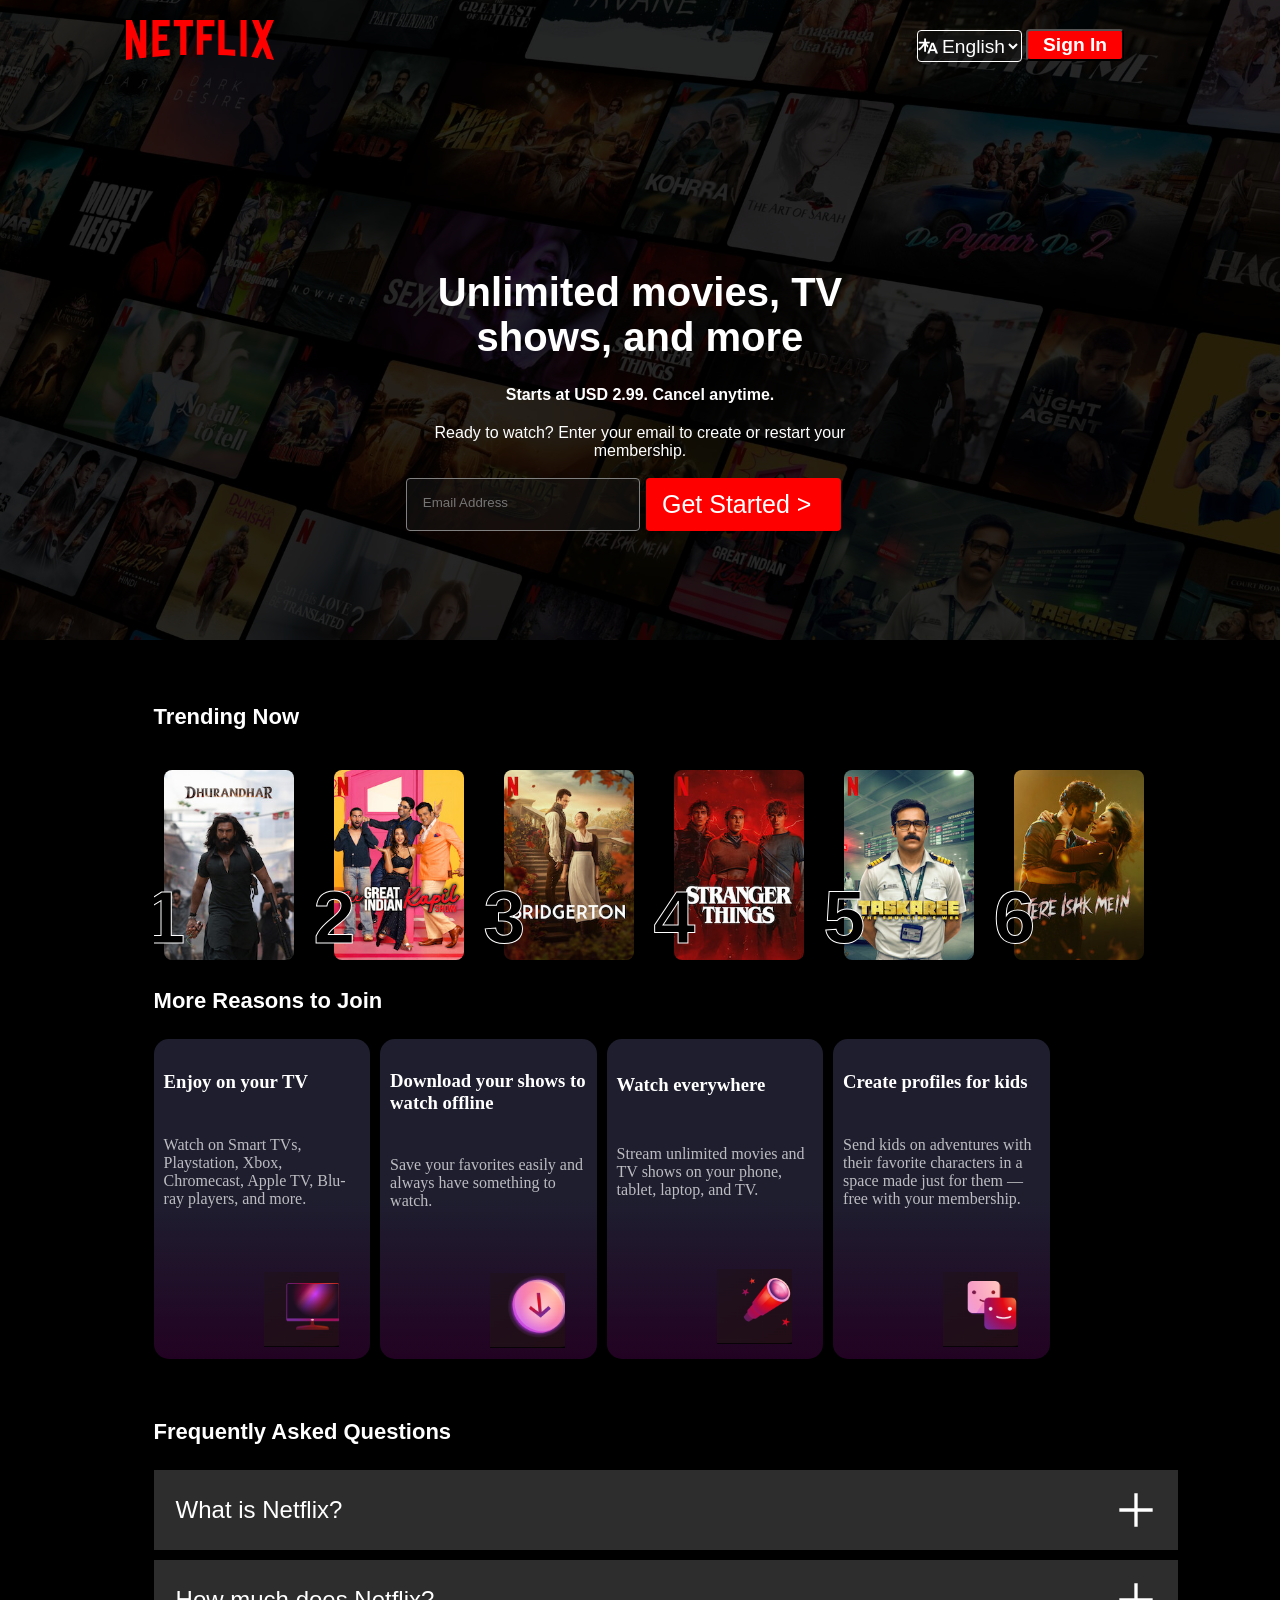
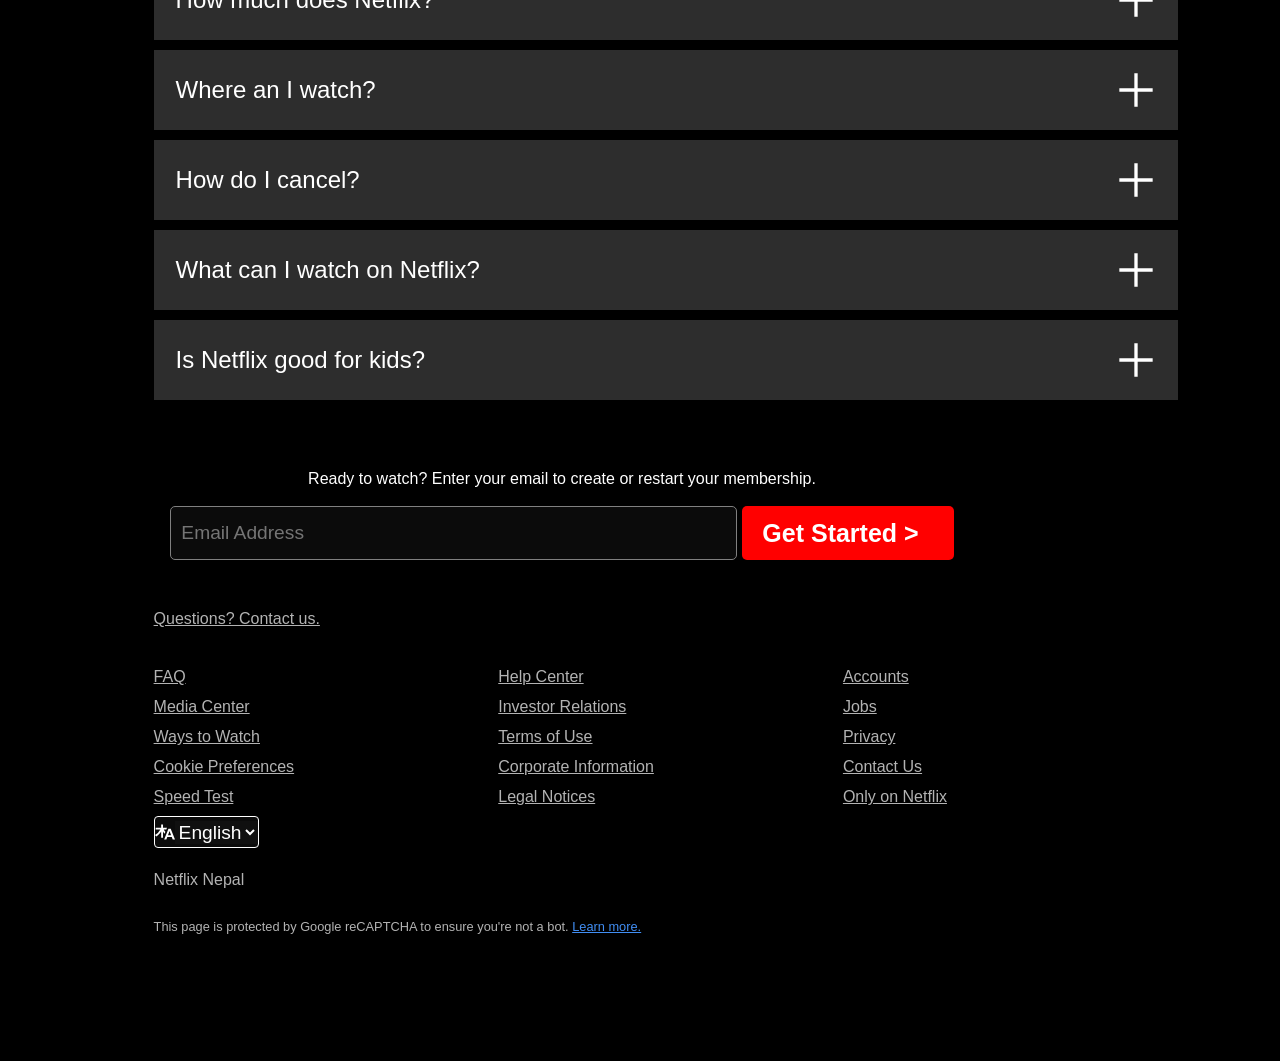
<file: assets/index.html>
<!DOCTYPE html>
<html lang="en">

<head>
    <meta charset="UTF-8">
    <meta name="viewport" content="width=device-width, initial-scale=1.0">
    <title>Netflix-clone </title>
    <link rel="stylesheet" href="style.css">
</head>

<body>
    <header>
       
        <div class="box"></div>
        <nav>
            <img src="./images/logo.svg" alt="logo" height="40px" width="200px">
            <div>
                <button class="language-select" style="border: 1.5px solid white;">
                    <img src="./images/language.svg" alt="language" height="30px" width="20px">
                    <select>
                        <option value="Eng">English</option>
                    </select>
                </button>
                <button class="btn-sign">Sign In</button>
            </div>
        </nav>
        <div class="content">
            <span>Unlimited movies, TV shows, and more</span>
            <span>Starts at USD 2.99. Cancel anytime.</span>
            <span>Ready to watch? Enter your email to create or restart your membership.</span>

            <span class="search">
                <input type="text" placeholder="Email Address">
                <button class="btn-start">Get Started ></button>
            </span>
        </div>
    </header>
    <!-- Trending Now section -->
    <div class="container">
        <div class="Section-title" width="20" height="20">
            Trending Now
        </div>
        <div class="slider">
            <div class="card">
                <img src="./images/img1.jpg" alt="image 1">
                <div class="number">1</div>
            </div>
            <div class="card">
                <img src="./images/img2.jpg" alt="image 2">
                <div class="number">2</div>
            </div>
            <div class="card">
                <img src="./images/img3.jpg" alt="image 3">
                <div class="number">3</div>
            </div>
            <div class="card">
                <img src="./images/img4.jpg" alt="image 4">
                <div class="number">4</div>
            </div>
            <div class="card">
                <img src="./images/img5.jpg" alt="image 5">
                <div class="number">5</div>
            </div>
            <div class="card">
                <img src="./images/img6.jpg" alt="image 6">
                <div class="number">6</div>
            </div>
            <div class="card">
                <img src="./images/img7.jpg" alt="image 7">
                <div class="number">7</div>
            </div>
            <div class="card">
                <img src="./images/img8.jpg" alt="image 8">
                <div class="number">8</div>
            </div>
            <div class="card">
                <img src="./images/img9.jpg" alt="image 9">
                <div class="number">9</div>
            </div>
            <div class="card">
                <img src="./images/img10.jpg" alt="image 10">
                <div class="number">10</div>
            </div>

        </div>
    </div>


    <div class="container2">
        <div class="Section-title"> More Reasons to Join</div>
        <div class="section1">
            <div class="card2">
                <h3>Enjoy on your TV</h3>
                <p>Watch on Smart TVs, Playstation, Xbox, Chromecast, Apple TV, Blu-ray players, and more.</p>
                <img class="icon" src="./images/icon1.png" alt="icon1" height="75px" width="75px">
            </div>
            <div class="card2">
                <h3>Download your shows to watch offline</h3>
                <p>Save your favorites easily and always have something to watch.</p>
                <img class="icon" src="./images/icon2.png" alt="icon1" height="75px" width="75px">
            </div>
            <div class="card2">
                <h3>Watch everywhere</h3>
                <p>Stream unlimited movies and TV shows on your phone, tablet, laptop, and TV.</p>
                <img class="icon" src="./images/icon3.png" alt="icon1" height="75px" width="75px">
            </div>
            <div class="card2">
                <h3>Create profiles for kids</h3>
                <p>Send kids on adventures with their favorite characters in a space made just for them — free with your
                    membership.</p>
                <img class="icon" src="./images/icon4.png" alt="icon1" height="75px" width="75px">
            </div>

        </div>
    </div>

    <div class="container3">
        <div class="Section-title">Frequently Asked Questions</div>

        <div class="questionbox">
            <span class="FAQ">
                What is Netflix?
                <img src="./images/plus.svg" alt="plus" height="40px" width="40px">
            </span>
        </div>
        <div class="questionbox">
            <span class="FAQ">
                How much does Netflix?
                <img src="./images/plus.svg" alt="plus" height="40px" width="40px">
            </span>
        </div>
        <div class="questionbox">
            <span class="FAQ">
                Where an I watch?
                <img src="./images/plus.svg" alt="plus" height="40px" width="40px">
            </span>
        </div>
        <div class="questionbox">
            <span class="FAQ">
                How do I cancel?
                <img src="./images/plus.svg" alt="plus" height="40px" width="40px">
            </span>
        </div>
        <div class="questionbox">
            <span class="FAQ">
                What can I watch on Netflix?
                <img src="./images/plus.svg" alt="plus" height="40px" width="40px">
            </span>
        </div>
        <div class="questionbox">
            <span class="FAQ">
                Is Netflix good for kids?
                <img src="./images/plus.svg" alt="plus" height="40px" width="40px">
            </span>
        </div>

    </div>
    <div class="content2">
        <p>Ready to watch? Enter your email to create or restart your membership.</p>

        <span class="search" id="search">
            <input type="text" placeholder="Email Address">
            <button class="btn-start">Get Started ></button>
        </span>
    </div>
    <footer>
        <div class="contact">Questions? Contact us.</div>
        <div class="foot-grid">
            <div class="foot">
                <a href="#">FAQ</a>
                <a href="#">Media Center</a>
                <a href="#">Ways to Watch</a>
                <a href="#">Cookie Preferences</a>
                <a href="#">Speed Test</a>
            </div>
            <div class="foot">
                <a href="#">Help Center</a>
                <a href="#">Investor Relations</a>
                <a href="#">Terms of Use</a>
                <a href="#">Corporate Information</a>
                <a href="#">Legal Notices</a>
            </div>
            <div class="foot">
                <a href="#">Accounts</a>
                <a href="#">Jobs</a>
                <a href="#">Privacy</a>
                <a href="#">Contact Us</a>
                <a href="#">Only on Netflix</a>
            </div>
        </div>
        <button id="btn2" class="language-select" style="border: 1.5px solid white;">
            <img src="./images/language.svg" alt="language" height="30px" width="20px">
            <select>
                <option value="Eng">English</option>
            </select>
        </button>
        <P>Netflix Nepal</P>
        <p id="cc">This page is protected by Google reCAPTCHA to ensure you're not a bot. <a href="#">Learn more.</a>
        </p>

    </footer>

</body>

</html>
</file>
<file: assets/style.css>
* {
    margin: 0;
    padding: 0;
    box-sizing: border-box;
}

body {
    background-color: black;
    color: white;

}

header {
    background-image: url("./images/bg.jpg");
    height: 50vmax;
    width: 100%;
    background-size: cover;
    background-position: center;
    position: relative;
}

header .box {
    height: 50vmax;
    width: 100%;
    background-color: black;
    opacity: 0.8;
    position: absolute;
    z-index: 1;
}

nav {
    display: flex;
    justify-content: space-between;
    position: relative;
    max-width: 80vw;
    margin: 0px 100px 0px 100px;
    height: 80px;
    /* background-color: seagreen; */
    top: 20px;
    z-index: 10;
}

nav img {
    z-index: 10;
}

.language-select {
    position: relative;
    display: inline-flex;
    align-items: center;
    justify-content: space-around;
    background-color: rgba(23, 23, 23, 0.5);
    border-radius: 4px;
    border: 1px solid grey;
    /* padding: 5px 15px 5px 10px; */
    top: 10px;
}

select {
    background-color: rgba(23, 23, 23, 0.5);
    color: white;
    border: none;
    font-size: 1.2rem;
}

.language-select select option {
    background-color: white;
    color: black;
}

.btn {
    padding: 3px 15px;
    background-color: transparent;
    color: white;
    border-radius: 4px;
    font-size: larger;
    font-weight: 500;

}

.btn-sign {
    background-color: red;
    color: white;
    border-radius: 4px;
    padding: 3px 15px;
    font-size: larger;
    cursor: pointer;
    font-weight: bold;
}

.content {
    display: flex;
    justify-content: center;
    align-items: center;
    color: white;
    z-index: 10;
    position: relative;
    max-width: 38vw;
    margin: auto;
    height: 100%;
    flex-direction: column;
    gap: 10px;
    font-family: Arial, Helvetica, sans-serif;
    /* text-align: center; */
    /* align-self: center; */

}

.content> :nth-child(1) {
    font-size: 40px;
    font-weight: 700px;
    text-align: center;
    margin: 0px 0px 16px;
    font-family: helvetica, sans-serif;
    font-weight: bolder;
}

.content> :nth-child(2) {
    text-align: center;
    margin: 0px 0px 10px;
    font-weight: bolder;
    font-size: 16px;
    font-family: helvetica, sans-serif;
}

.content> :nth-child(3) {
    font-family: helvetica, sans-serif;
    font-size: 16px;
    margin: 0px 0px 8px;
    text-align: center;
}

.search {
    display: flex;
    gap: 6px;
}

.btn-start {
    background-color: red;
    color: white;
    padding: 12px 30px 12px 16px;
    border: 2px;
    text-decoration: none;
    opacity: 1;
    cursor: pointer;
    text-align: left;
    font-size: 25px;
    border-radius: 4px;

}

.content input {
    padding: 5px 80px 8px 16px;
    border-radius: 4px;
    background-color: rgba(25, 25, 25, 0.5);
    width: 50%;
    margin: 0;
    color: white;
    border: 1px solid grey;
}

.container {
    /* background-color: seagreen; */
    /* height: 500px; */
    max-width: 1000px;
    margin-top: 5vw;
    margin-left: 12vw;
    margin-right: 12vw;
    margin-bottom: 1px;
    width: 100%;
}

.Section-title {
    font-size: 22px;
    font-family: helvetica;
    font-weight: bold;
    margin-bottom: 25px;
    color: white;
}

.slider {
    display: flex;
    gap: 20px;
    overflow-x: auto;
    scrollbar-width: none;
}

.card {
    position: relative;
    flex: 0 0 auto;
    width: 150px;
    height: 220px;
    scroll-snap-align: start;
    border-radius: 8px;
    overflow: visible;
    padding: 15px 10px;
    /* transition: transform 0.3sec  ease, box-shadow ease; */
    transform: 0.3sec ease;
    box-shadow: ease;
}

.card img {
    width: 100%;
    height: 100%;
    object-fit: cover;
    display: block;
    border-radius: 8px;
    cursor: pointer;
}

.card:hover {
    transform: scale(1.1);
    z-index: 10;
    box-shadow: 0px 10px 20px rgba(255, 255, 255, 0.2);
}

.number {
    position: absolute;
    bottom: 15px;
    left: -10px;
    font-size: 75px;
    color: black;
    -webkit-text-stroke: 1px white;
    font-weight: bold;
    font-family: Arial, Helvetica, sans-serif;
}

.container2 {
    margin-top: 1%;
    margin-left: 12vw;
    margin-right: 12vw;
    margin-bottom: 4vw;
    height: 380px;
    width: 80vw;
    overflow: hidden;
}

.section1 {
    display: flex;
    gap: 10px;
    height: 350px;
    width: 70vw;
}

.card2 {
    height: 320px;
    width: 40vw;
    flex: 10px 10px 10px 10px;
    background: linear-gradient(180deg, #1e1e2f 50%, #220222 100%);
    border-radius: 15px;
    padding: 10px 10px;
    display: flex;
    flex-direction: column;
    justify-content: space-around;
}

.card h3 {
    font-family: Arial, Helvetica, sans-serif;
    font-size: large;
}

.card2 p {
    color: rgba(255, 255, 255, 0.7);
}

.icon {
    position: relative;
    left: 100px;
    top: 20px;
}

.container3 {
    margin-top: 1%;
    margin-left: 12vw;
    margin-right: 12vw;
    margin-bottom: 4vw;
    height: 600px;
    width: 80vw;
}

.questionbox {
    background-color: #2d2d2d;
    width: 80vw;
    margin: 10px auto;
    cursor: pointer;
}

.questionbox :hover {
    background-color: #4d4d4d;
}

.FAQ {
    display: flex;
    justify-content: space-between;
    align-items: center;
    padding: 20px 22px;
    font-weight: 400;
    font-family: Arial, Helvetica, sans-serif;
    font-size: 1.5rem;
}

.content2 {
    width: 80vw;
    margin: 50px;
    justify-content: center;
    margin-right: 50px;
    margin-left: 50px;
}

.content2 p {
    font-family: Arial, Helvetica, sans-serif;
    text-align: center;
    margin: 1px 1px 18px;
}

.content2 .search {
    display: flex;
    gap: 5px;
    justify-content: center;
}

#search input {
    padding: 15px 315px 15px 10px;
    font-size: 1.2rem;
    background-color: rgba(23, 23, 23, 0.5);
    color: white;
    border-radius: 5px;
    border: 1px solid grey;

}

#search .btn-start {
    border-radius: 5px;
    font-family: Arial, Helvetica, sans-serif;
    font-weight: bold;
    padding: 3px 35px 3px 20px;
}

footer {
    font-family: Arial, Helvetica, sans-serif;
    margin-top: 1%;
    margin-left: 12vw;
    margin-right: 12vw;
    margin-bottom: 4vw;
    height: 400px;
    width: 80vw;
}

.contact {
    color: rgba(255, 255, 255, 0.7);
    text-decoration: underline;

}

.foot-grid {
    display: grid;
    grid-template-columns: repeat(3, 1fr);
    gap: 10px;
}

.foot {
    display: flex;
    flex-direction: column;
    gap: 12px;
    width: 100%;
    margin-top: 40px;
}

.foot a {
    color: rgba(255, 255, 255, 0.7);

}

footer p {
    color: rgba(255, 255, 255, 0.7);
    margin-bottom: 30px;
    margin-top: 30px;
    font-size: 1rem;

}

#cc {
    font-size: 0.8rem;
}

#cc a {
    color: rgb(65, 142, 244);
}
.btn3{
    margin: 70px;
}
</file>
